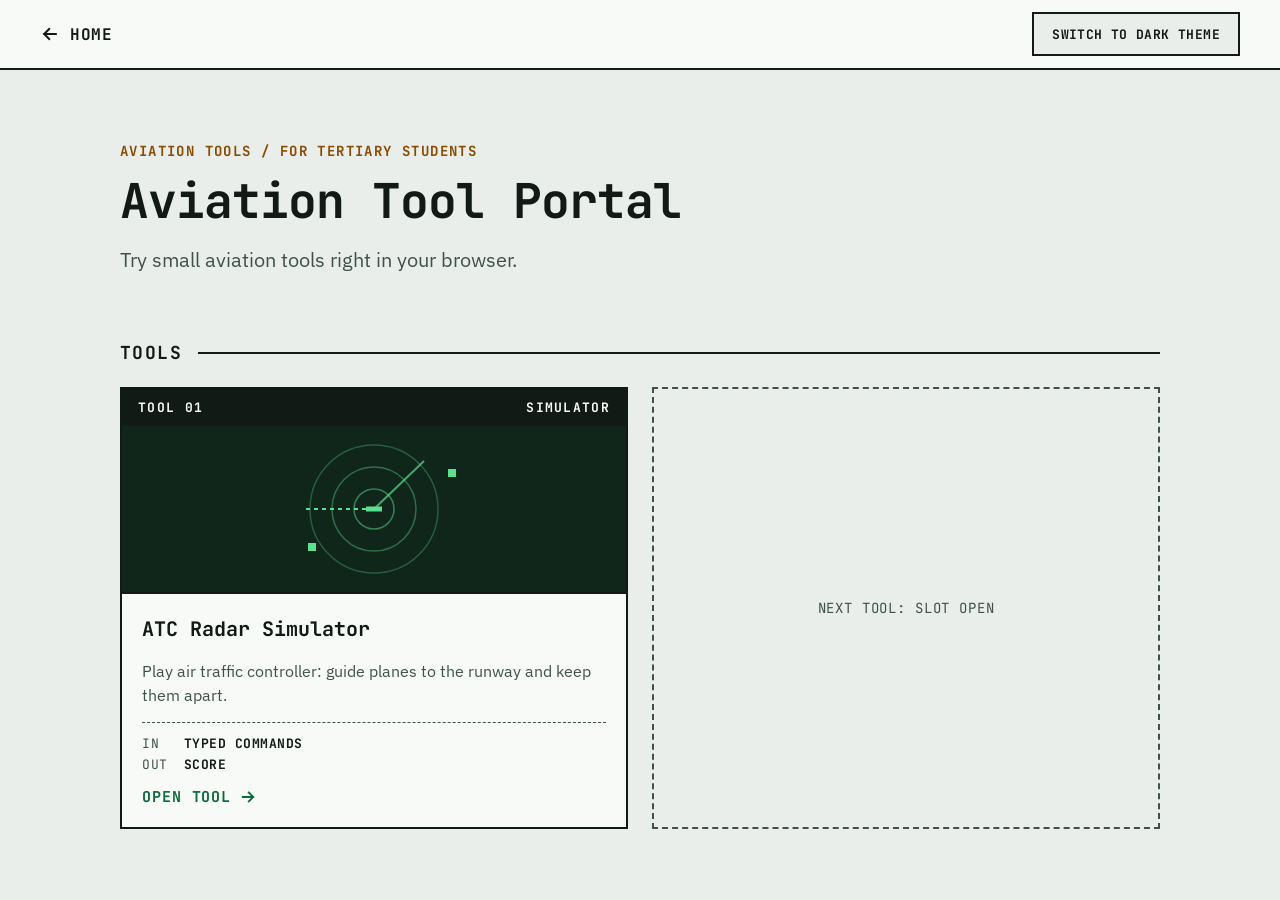
<file: index.html>
<!DOCTYPE html>
<html lang="en" data-theme="light">
<head>
  <meta charset="utf-8">
  <meta name="viewport" content="width=device-width, initial-scale=1">
  <title>Aviation Tool Portal</title>
  <link rel="preconnect" href="https://fonts.googleapis.com">
  <link rel="stylesheet" href="https://fonts.googleapis.com/css2?family=IBM+Plex+Sans:wght@400;500;600&amp;family=JetBrains+Mono:wght@500;700&amp;display=swap">
  <link rel="stylesheet" href="css/base.css">
  <script src="js/theme.js"></script>
</head>
<body>
  <header class="site-header">
    <nav><a href="index.html"><svg width="20" height="20" viewBox="0 0 24 24" fill="none" stroke="currentColor" stroke-width="2.4" stroke-linecap="square" aria-hidden="true"><path d="M19 12H5M11 6l-6 6 6 6"></path></svg>Home</a></nav>
    <button id="theme-toggle" type="button">Switch to dark theme</button>
  </header>

  <main>
    <p class="eyebrow">Aviation tools / for tertiary students</p>
    <h1>Aviation Tool Portal</h1>
    <p class="intro">Try small aviation tools right in your browser.</p>

    <h2 class="section-title">Tools</h2>
    <ul class="tool-grid">
      <li>
        <a class="tool-card" href="tools/radar/index.html">
          <div class="tool-tag"><span>Tool 01</span><span>Simulator</span></div>
          <div class="tool-thumb">
            <svg viewBox="0 0 240 140" fill="none" aria-hidden="true">
              <circle cx="120" cy="70" r="20" stroke="currentColor" stroke-opacity="0.5" stroke-width="1.5"></circle>
              <circle cx="120" cy="70" r="42" stroke="currentColor" stroke-opacity="0.4" stroke-width="1.5"></circle>
              <circle cx="120" cy="70" r="64" stroke="currentColor" stroke-opacity="0.3" stroke-width="1.5"></circle>
              <path d="M120 70L170 22" stroke="currentColor" stroke-opacity="0.7" stroke-width="2"></path>
              <path d="M52 70h60" stroke="currentColor" stroke-width="2" stroke-dasharray="4 4"></path>
              <path d="M112 70h16" stroke="currentColor" stroke-width="5"></path>
              <rect x="194" y="30" width="8" height="8" fill="currentColor"></rect>
              <rect x="54" y="104" width="8" height="8" fill="currentColor"></rect>
            </svg>
          </div>
          <div class="tool-body">
            <h3>ATC Radar Simulator</h3>
            <p>Play air traffic controller: guide planes to the runway and keep them apart.</p>
            <dl class="tool-io">
              <dt>In</dt><dd>Typed commands</dd>
              <dt>Out</dt><dd>Score</dd>
            </dl>
            <span class="tool-open">Open tool
              <svg width="18" height="18" viewBox="0 0 24 24" fill="none" stroke="currentColor" stroke-width="2.4" stroke-linecap="square" aria-hidden="true"><path d="M5 12h14M13 6l6 6-6 6"></path></svg>
            </span>
          </div>
        </a>
      </li>
      <li class="tool-slot">Next tool: slot open</li>
    </ul>
  </main>
</body>
</html>
</file>
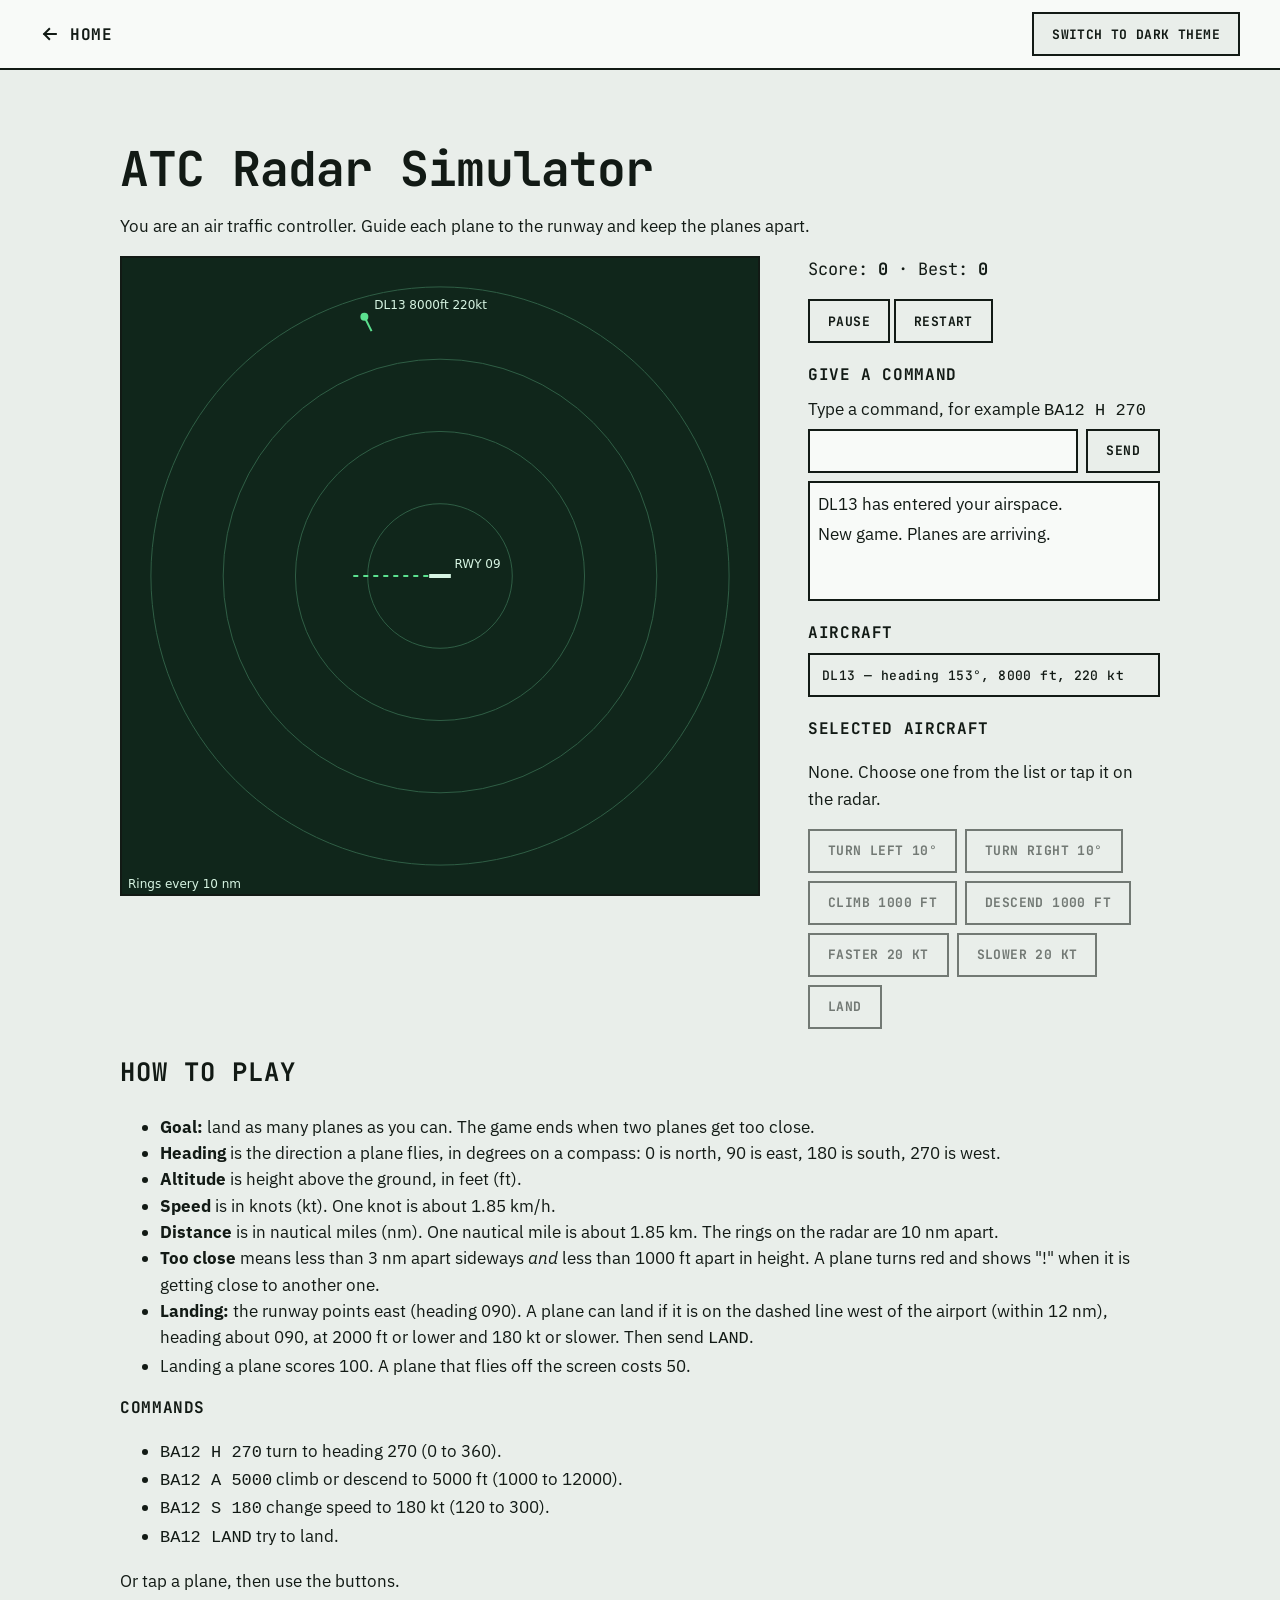
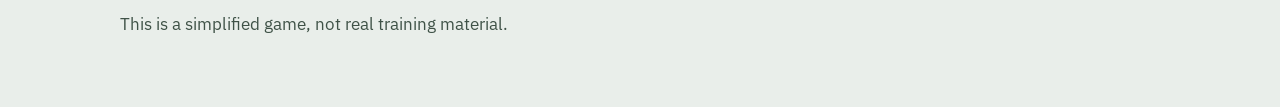
<file: tools/radar/index.html>
<!DOCTYPE html>
<html lang="en" data-theme="light">
<head>
  <meta charset="utf-8">
  <meta name="viewport" content="width=device-width, initial-scale=1">
  <title>ATC Radar Simulator</title>
  <link rel="preconnect" href="https://fonts.googleapis.com">
  <link rel="stylesheet" href="https://fonts.googleapis.com/css2?family=IBM+Plex+Sans:wght@400;500;600&amp;family=JetBrains+Mono:wght@500;700&amp;display=swap">
  <link rel="stylesheet" href="../../css/base.css">
  <link rel="stylesheet" href="../../css/radar.css">
  <script src="../../js/theme.js"></script>
</head>
<body>
  <header class="site-header">
    <nav><a href="../../index.html"><svg width="20" height="20" viewBox="0 0 24 24" fill="none" stroke="currentColor" stroke-width="2.4" stroke-linecap="square" aria-hidden="true"><path d="M19 12H5M11 6l-6 6 6 6"></path></svg>Home</a></nav>
    <button id="theme-toggle" type="button">Switch to dark theme</button>
  </header>

  <main>
    <h1>ATC Radar Simulator</h1>
    <p>You are an air traffic controller. Guide each plane to the runway and keep the planes apart.</p>

    <div class="game">
      <div class="radar-wrap">
        <canvas id="radar" aria-label="Radar screen. The aircraft list gives the same information as text."></canvas>
      </div>

      <div class="panel">
        <p class="scoreboard">Score: <strong id="score">0</strong> &middot; Best: <strong id="best">0</strong></p>
        <p>
          <button id="pause" type="button">Pause</button>
          <button id="restart" type="button">Restart</button>
        </p>

        <h2>Give a command</h2>
        <form id="command-form">
          <label for="command">Type a command, for example <code>BA12 H 270</code></label>
          <div class="command-row">
            <input id="command" type="text" autocomplete="off" autocapitalize="characters" spellcheck="false">
            <button type="submit">Send</button>
          </div>
        </form>
        <div id="messages" role="log" aria-live="polite"></div>

        <h2>Aircraft</h2>
        <ul id="aircraft-list" class="aircraft-list"></ul>

        <h2>Selected aircraft</h2>
        <p id="selected-name">None. Choose one from the list or tap it on the radar.</p>
        <div class="controls">
          <button type="button" data-action="left">Turn left 10&deg;</button>
          <button type="button" data-action="right">Turn right 10&deg;</button>
          <button type="button" data-action="climb">Climb 1000 ft</button>
          <button type="button" data-action="descend">Descend 1000 ft</button>
          <button type="button" data-action="faster">Faster 20 kt</button>
          <button type="button" data-action="slower">Slower 20 kt</button>
          <button type="button" data-action="land">Land</button>
        </div>
      </div>
    </div>

    <section class="help">
      <h2>How to play</h2>
      <ul>
        <li><strong>Goal:</strong> land as many planes as you can. The game ends when two planes get too close.</li>
        <li><strong>Heading</strong> is the direction a plane flies, in degrees on a compass: 0 is north, 90 is east, 180 is south, 270 is west.</li>
        <li><strong>Altitude</strong> is height above the ground, in feet (ft).</li>
        <li><strong>Speed</strong> is in knots (kt). One knot is about 1.85 km/h.</li>
        <li><strong>Distance</strong> is in nautical miles (nm). One nautical mile is about 1.85 km. The rings on the radar are 10 nm apart.</li>
        <li><strong>Too close</strong> means less than 3 nm apart sideways <em>and</em> less than 1000 ft apart in height. A plane turns red and shows "!" when it is getting close to another one.</li>
        <li><strong>Landing:</strong> the runway points east (heading 090). A plane can land if it is on the dashed line west of the airport (within 12 nm), heading about 090, at 2000 ft or lower and 180 kt or slower. Then send <code>LAND</code>.</li>
        <li>Landing a plane scores 100. A plane that flies off the screen costs 50.</li>
      </ul>

      <h3>Commands</h3>
      <ul>
        <li><code>BA12 H 270</code> turn to heading 270 (0 to 360).</li>
        <li><code>BA12 A 5000</code> climb or descend to 5000 ft (1000 to 12000).</li>
        <li><code>BA12 S 180</code> change speed to 180 kt (120 to 300).</li>
        <li><code>BA12 LAND</code> try to land.</li>
      </ul>
      <p>Or tap a plane, then use the buttons.</p>
      <p class="note">This is a simplified game, not real training material.</p>
    </section>
  </main>

  <script src="../../js/radar.js"></script>
</body>
</html>
</file>
<file: css/base.css>
/* Visual design: "Flight Strip" (monospace headings, green palette, square corners). */
:root {
  --bg: #E9EEEA;
  --surface: #F8FAF8;
  --text: #121A15;
  --muted: #3F5247;
  --link: #0B6B3A;
  --amber: #8A4B00;
  --line: #121A15;      /* strong 2px outlines */
  --border: #AEBBB2;    /* quiet dividers */

  /* The radar-style screens stay dark in both themes. */
  --screen: #10261B;
  --screen-line: #2F5E45;
  --screen-ink: #D7F5E3;
  --glow: #5BE08F;
  --screen-danger: #FF8A80;

  --font-body: 'IBM Plex Sans', system-ui, sans-serif;
  --font-mono: 'JetBrains Mono', ui-monospace, 'SFMono-Regular', Menlo, Consolas, monospace;
}

:root[data-theme="dark"] {
  --bg: #0A1410;
  --surface: #10201A;
  --text: #D7F5E3;
  --muted: #9CC4AE;
  --link: #5BE08F;
  --amber: #FFB454;
  --line: #D7F5E3;
  --border: #2A4A3A;
  --screen: #06100B;
}

* { box-sizing: border-box; }

body {
  margin: 0;
  background: var(--bg);
  color: var(--text);
  font: 1.0625rem/1.55 var(--font-body);
}

a { color: var(--link); }
a:focus-visible, button:focus-visible, input:focus-visible {
  outline: 3px solid currentColor;
  outline-offset: 3px;
}

h1, h2, h3 { font-family: var(--font-mono); }
h1 {
  margin: 0 0 1rem;
  font-size: clamp(2rem, 5vw, 3rem);
  line-height: 1.12;
  letter-spacing: -0.02em;
}

.site-header {
  display: flex;
  flex-wrap: wrap;
  align-items: center;
  justify-content: space-between;
  gap: 0.5rem 1.5rem;
  padding: 0.75rem clamp(1rem, 4vw, 2.5rem);
  background: var(--surface);
  border-bottom: 2px solid var(--line);
}

.site-header nav a {
  display: inline-flex;
  align-items: center;
  gap: 0.625rem;
  min-height: 2.75rem;
  color: var(--text);
  font: 700 1rem var(--font-mono);
  letter-spacing: 0.04em;
  text-transform: uppercase;
  text-decoration: none;
}

button {
  min-height: 2.75rem;
  padding: 0 1.125rem;
  color: var(--text);
  background: var(--bg);
  border: 2px solid var(--line);
  border-radius: 0;
  font: 700 0.8125rem var(--font-mono);
  letter-spacing: 0.03em;
  text-transform: uppercase;
  cursor: pointer;
}

main {
  max-width: 68rem;
  margin: 0 auto;
  padding: clamp(2rem, 6vw, 4.5rem) 1.5rem 4rem;
}

.eyebrow {
  margin: 0 0 0.875rem;
  color: var(--amber);
  font: 700 0.875rem var(--font-mono);
  letter-spacing: 0.1em;
  text-transform: uppercase;
}

.intro {
  max-width: 35rem;
  margin: 0 0 clamp(2rem, 6vw, 4rem);
  color: var(--muted);
  font-size: 1.25rem;
}

.section-title {
  display: flex;
  align-items: center;
  gap: 1rem;
  margin: 0 0 1.25rem;
  font-size: 1.125rem;
  letter-spacing: 0.08em;
  text-transform: uppercase;
}
.section-title::after {
  content: "";
  flex: 1;
  height: 2px;
  background: var(--line);
}

.tool-grid {
  display: grid;
  grid-template-columns: repeat(auto-fill, minmax(min(100%, 21rem), 1fr));
  gap: 1.5rem;
  margin: 0;
  padding: 0;
  list-style: none;
}

.tool-card {
  display: flex;
  flex-direction: column;
  height: 100%;
  color: var(--text);
  background: var(--surface);
  border: 2px solid var(--line);
  text-decoration: none;
}
.tool-card:hover { box-shadow: 5px 5px 0 var(--link); }

.tool-tag {
  display: flex;
  justify-content: space-between;
  padding: 0.625rem 1rem;
  color: var(--surface);
  background: var(--line);
  font: 700 0.8125rem var(--font-mono);
  letter-spacing: 0.1em;
  text-transform: uppercase;
}

.tool-thumb {
  display: flex;
  align-items: center;
  justify-content: center;
  height: 10.5rem;
  color: var(--glow);
  background: var(--screen);
  border-bottom: 2px solid var(--line);
}
.tool-thumb svg { width: 15rem; max-width: 100%; height: auto; }

.tool-body {
  display: flex;
  flex-direction: column;
  gap: 0.875rem;
  padding: 1.25rem;
}
.tool-card h3 { margin: 0; font-size: 1.25rem; }
.tool-card p { margin: 0; color: var(--muted); font-size: 1rem; }

.tool-io {
  display: grid;
  grid-template-columns: auto 1fr;
  gap: 0.25rem 1rem;
  margin: 0;
  padding-top: 0.75rem;
  border-top: 1px dashed var(--muted);
  font: 0.8125rem var(--font-mono);
  letter-spacing: 0.04em;
  text-transform: uppercase;
}
.tool-io dt { color: var(--muted); }
.tool-io dd { margin: 0; font-weight: 700; }

.tool-open {
  display: inline-flex;
  align-items: center;
  gap: 0.5rem;
  color: var(--link);
  font: 700 0.9375rem var(--font-mono);
  letter-spacing: 0.06em;
  text-transform: uppercase;
}

.tool-slot {
  display: flex;
  align-items: center;
  justify-content: center;
  min-height: 16rem;
  padding: 1.5rem;
  color: var(--muted);
  border: 2px dashed var(--muted);
  text-align: center;
  font: 0.875rem var(--font-mono);
  letter-spacing: 0.06em;
  text-transform: uppercase;
}
</file>
<file: css/radar.css>
:root {
  --danger: #b00020;
}

:root[data-theme="dark"] {
  --danger: #ff8a80;
}

.game {
  display: grid;
  grid-template-columns: minmax(0, 1fr);
  gap: 1rem;
  align-items: start;
}

@media (min-width: 52rem) {
  .game { grid-template-columns: minmax(0, 1fr) 22rem; }
}

.radar-wrap {
  max-width: 40rem;
  background: var(--screen);
  border: 2px solid var(--line);
}

#radar {
  display: block;
  width: 100%;
  aspect-ratio: 1;
  touch-action: manipulation;
}

h2 { letter-spacing: 0.04em; text-transform: uppercase; }
.panel h2 { font-size: 1rem; margin: 1.25rem 0 0.5rem; }
.scoreboard { margin-top: 0; font-family: var(--font-mono); }

input {
  min-width: 0;
  flex: 1;
  padding: 0.35rem 0.5rem;
  color: var(--text);
  background: var(--surface);
  border: 2px solid var(--line);
  border-radius: 0;
  font: 1rem var(--font-mono);
}

.command-row { display: flex; gap: 0.5rem; margin-top: 0.25rem; }

#messages {
  min-height: 7.5rem;
  margin-top: 0.5rem;
  padding: 0.5rem;
  background: var(--surface);
  border: 2px solid var(--line);
}
#messages div { margin-bottom: 0.25rem; }

.aircraft-list { list-style: none; margin: 0; padding: 0; }
.aircraft-list li { margin-bottom: 0.25rem; }
.aircraft-list button {
  width: 100%;
  padding: 0.5rem 0.75rem;
  text-align: left;
  text-transform: none;
  font-weight: 500;
}
.aircraft-list button[aria-pressed="true"] { border-color: var(--link); background: var(--surface); font-weight: 700; }
.aircraft-list button.warn { color: var(--danger); }

.controls { display: flex; flex-wrap: wrap; gap: 0.5rem; }
.controls button:disabled { opacity: 0.55; cursor: default; }

.help { margin-top: 1.5rem; }
.help h3 { text-transform: uppercase; letter-spacing: 0.04em; font-size: 1rem; }
.note { color: var(--muted); }
</file>
